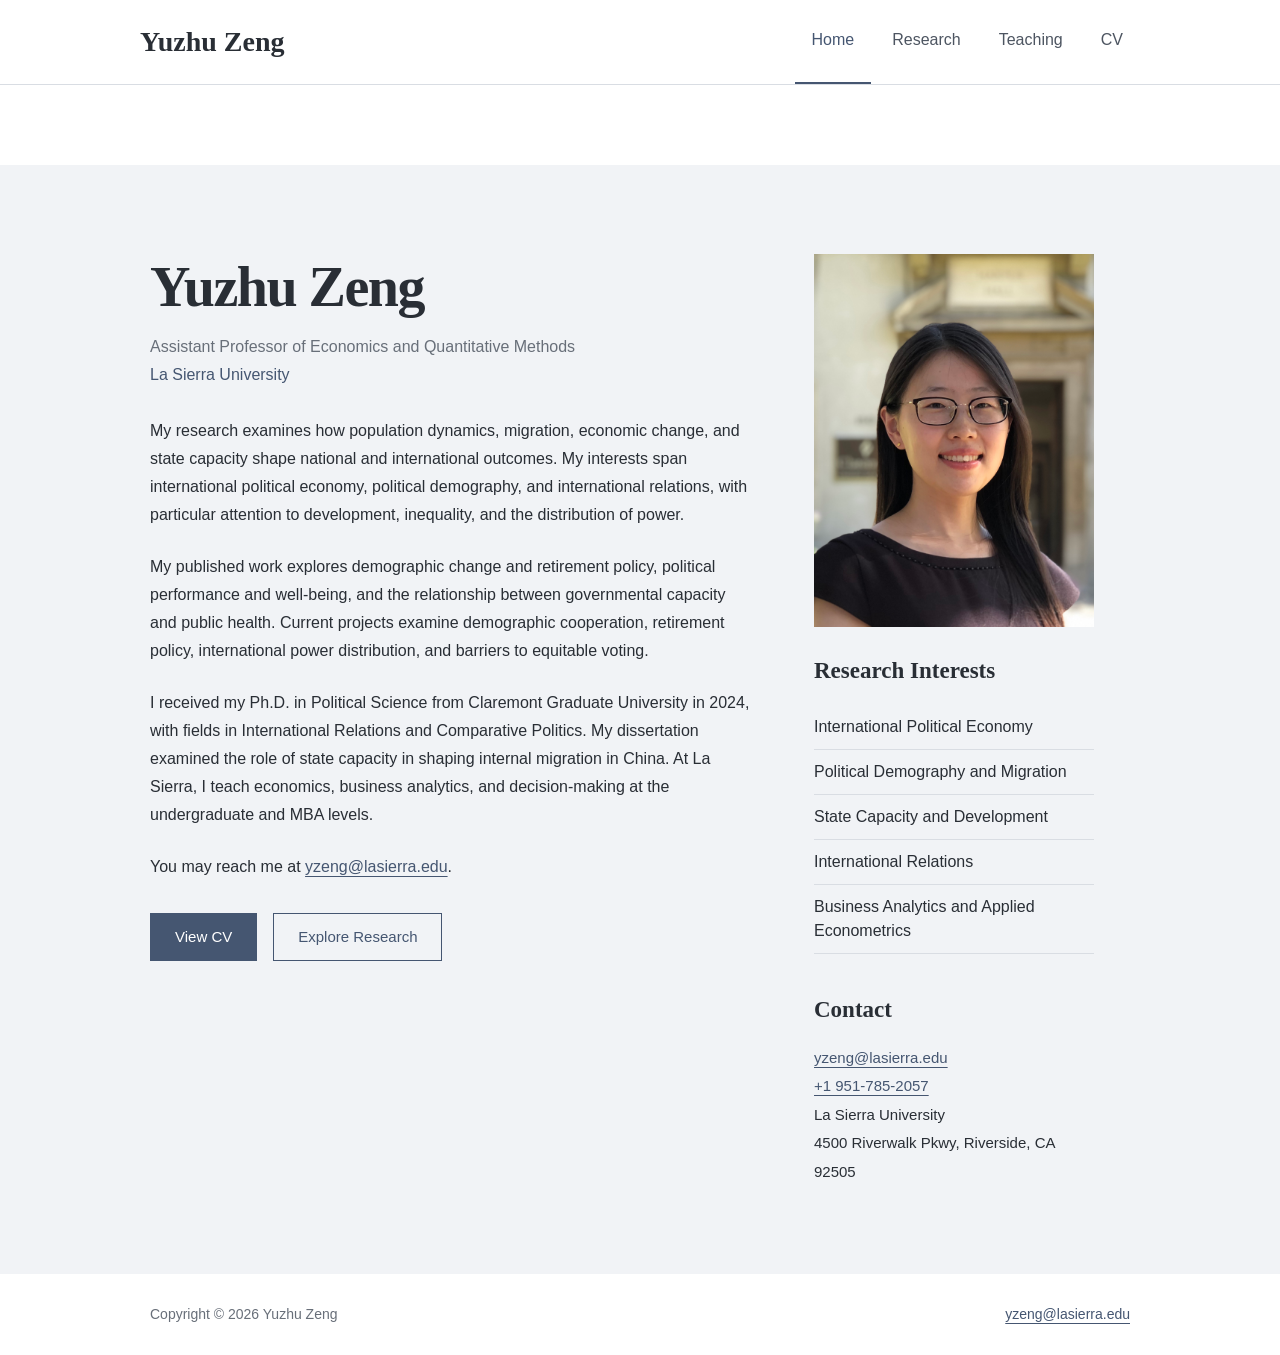
<file: index.html>
<!doctype html>
<html lang="en"><head><meta charset="utf-8"><meta name="viewport" content="width=device-width, initial-scale=1"><title>Yuzhu Zeng</title><meta name="description" content="Yuzhu Zeng is an Assistant Professor of Economics and Quantitative Methods at La Sierra University, researching political economy, demography, and state capacity."><link rel="canonical" href="https://yuzhuzeng.com/"><link rel="icon" type="image/svg+xml" href="data:image/svg+xml,%3Csvg%20xmlns%3D%22http%3A%2F%2Fwww.w3.org%2F2000%2Fsvg%22%20viewBox%3D%220%200%2064%2064%22%3E%3Crect%20width%3D%2264%22%20height%3D%2264%22%20rx%3D%228%22%20fill%3D%22%23455671%22%2F%3E%3Ctext%20x%3D%2232%22%20y%3D%2244%22%20text-anchor%3D%22middle%22%20font-family%3D%22Georgia%22%20font-size%3D%2238%22%20fill%3D%22white%22%3EZ%3C%2Ftext%3E%3C%2Fsvg%3E"><link rel="stylesheet" href="styles.css"></head><body><a class="skip" href="#content">Skip to content</a><header class="header"><div class="header-inner"><a class="brand" href="./">Yuzhu Zeng</a><nav class="nav" aria-label="Main navigation"><a href="./" aria-current="page">Home</a><a href="research/">Research</a><a href="teaching/">Teaching</a><a href="cv/">CV</a></nav></div></header><main id="content"><div class="content"><div class="home-grid"><div id="about"><h1>Yuzhu Zeng</h1><p class="affiliation">Assistant Professor of Economics and Quantitative Methods<br><a href="https://lasierra.edu/">La Sierra University</a></p><p>My research examines how population dynamics, migration, economic change, and state capacity shape national and international outcomes. My interests span international political economy, political demography, and international relations, with particular attention to development, inequality, and the distribution of power.</p><p>My published work explores demographic change and retirement policy, political performance and well-being, and the relationship between governmental capacity and public health. Current projects examine demographic cooperation, retirement policy, international power distribution, and barriers to equitable voting.</p><p>I received my Ph.D. in Political Science from Claremont Graduate University in 2024, with fields in International Relations and Comparative Politics. My dissertation examined the role of state capacity in shaping internal migration in China. At La Sierra, I teach economics, business analytics, and decision-making at the undergraduate and MBA levels.</p><p>You may reach me at <a href="mailto:yzeng@lasierra.edu">yzeng@lasierra.edu</a>.</p><div class="actions"><a class="button primary" href="cv/">View CV</a><a class="button" href="research/">Explore Research</a></div></div><aside class="profile-aside"><img class="portrait" src="assets/yuzhu-zeng.jpg" alt="Yuzhu Zeng" width="300" height="340"><h2>Research Interests</h2><ul class="interest-list"><li>International Political Economy</li><li>Political Demography and Migration</li><li>State Capacity and Development</li><li>International Relations</li><li>Business Analytics and Applied Econometrics</li></ul><h2>Contact</h2><address id="contact"><a href="mailto:yzeng@lasierra.edu">yzeng@lasierra.edu</a><br><a href="tel:+19517852057">+1 951-785-2057</a><br>La Sierra University<br>4500 Riverwalk Pkwy, Riverside, CA 92505</address></aside></div></div></main><footer class="footer"><span>Copyright © 2026 Yuzhu Zeng</span><a href="mailto:yzeng@lasierra.edu">yzeng@lasierra.edu</a></footer></body></html>
</file>
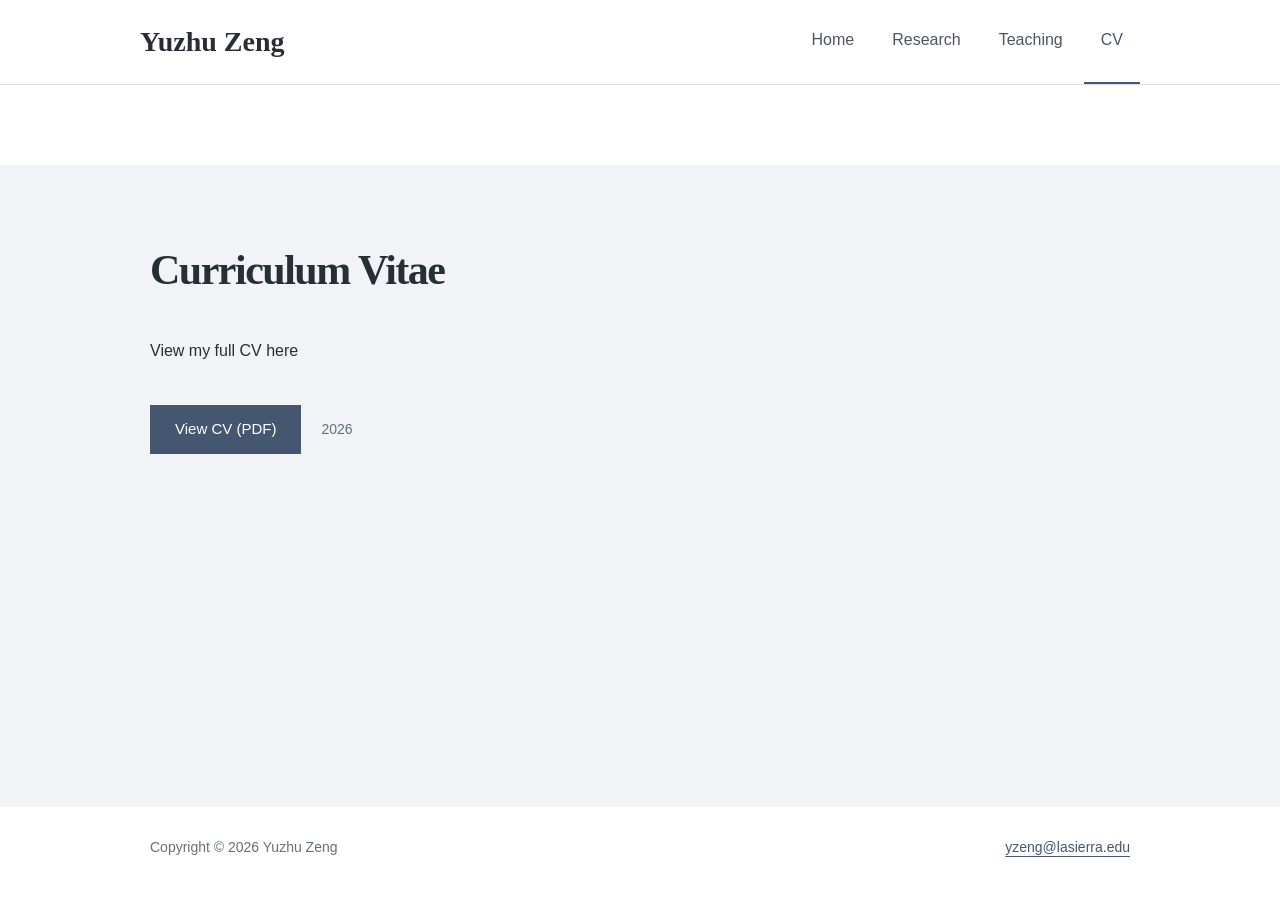
<file: cv/index.html>
<!doctype html>
<html lang="en"><head><meta charset="utf-8"><meta name="viewport" content="width=device-width, initial-scale=1"><title>Yuzhu Zeng | CV</title><meta name="description" content="View Yuzhu Zeng’s 2026 CV in a new tab and download a copy."><link rel="canonical" href="https://yuzhuzeng.com/cv/"><link rel="icon" type="image/svg+xml" href="data:image/svg+xml,%3Csvg%20xmlns%3D%22http%3A%2F%2Fwww.w3.org%2F2000%2Fsvg%22%20viewBox%3D%220%200%2064%2064%22%3E%3Crect%20width%3D%2264%22%20height%3D%2264%22%20rx%3D%228%22%20fill%3D%22%23455671%22%2F%3E%3Ctext%20x%3D%2232%22%20y%3D%2244%22%20text-anchor%3D%22middle%22%20font-family%3D%22Georgia%22%20font-size%3D%2238%22%20fill%3D%22white%22%3EZ%3C%2Ftext%3E%3C%2Fsvg%3E"><link rel="stylesheet" href="../styles.css"></head><body><a class="skip" href="#content">Skip to content</a><header class="header"><div class="header-inner"><a class="brand" href="../">Yuzhu Zeng</a><nav class="nav" aria-label="Main navigation"><a href=".././">Home</a><a href="../research/">Research</a><a href="../teaching/">Teaching</a><a href="../cv/" aria-current="page">CV</a></nav></div></header><main id="content"><div class="content"><h1 class="page-title">Curriculum Vitae</h1><p class="page-intro">View my full CV here</p><p class="cv-download"><a class="button primary" href="../assets/Yuzhu-Zeng-CV-2026.pdf" target="_blank" rel="noopener noreferrer" aria-label="View CV PDF (opens in a new tab)">View CV (PDF)</a><span class="download-meta">2026</span></p></div></main><footer class="footer"><span>Copyright © 2026 Yuzhu Zeng</span><a href="mailto:yzeng@lasierra.edu">yzeng@lasierra.edu</a></footer></body></html>
</file>
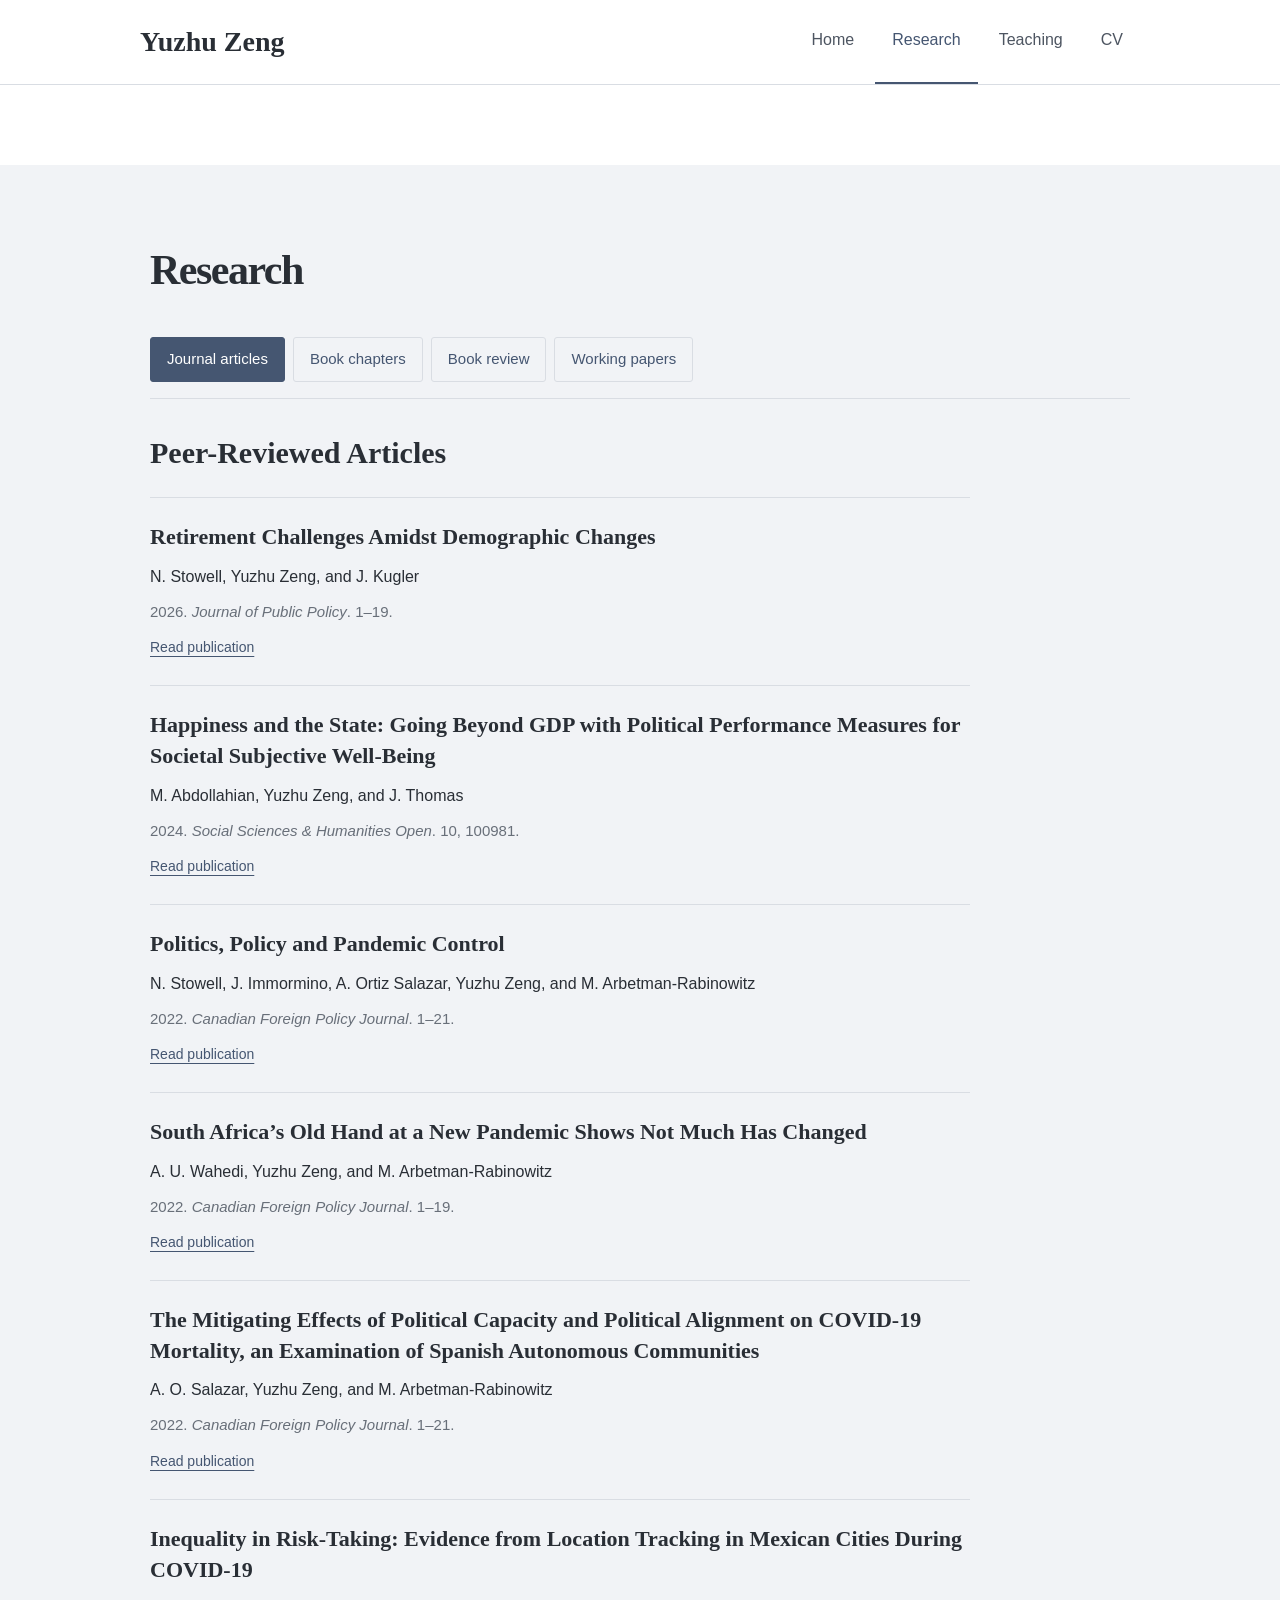
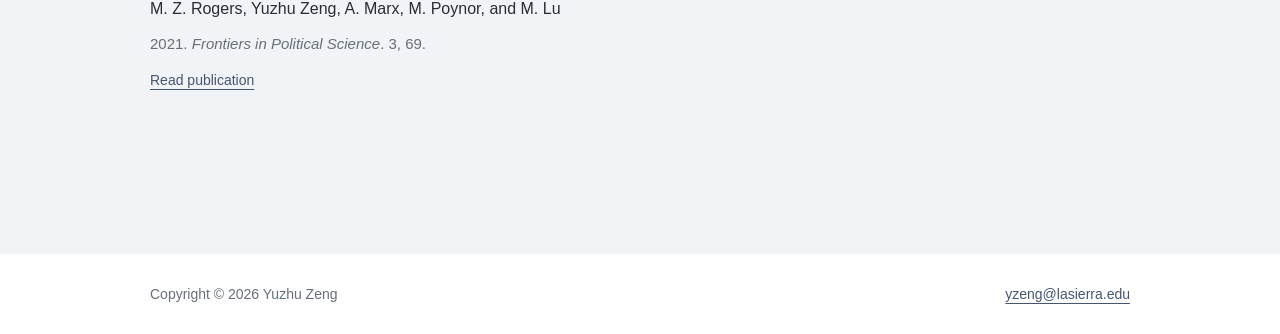
<file: research/index.html>
<!doctype html>
<html lang="en"><head><meta charset="utf-8"><meta name="viewport" content="width=device-width, initial-scale=1"><title>Yuzhu Zeng | Research</title><meta name="description" content="Journal articles, book chapters, and working papers by Yuzhu Zeng on political economy, demography, migration, and international relations."><link rel="canonical" href="https://yuzhuzeng.com/research/"><link rel="icon" type="image/svg+xml" href="data:image/svg+xml,%3Csvg%20xmlns%3D%22http%3A%2F%2Fwww.w3.org%2F2000%2Fsvg%22%20viewBox%3D%220%200%2064%2064%22%3E%3Crect%20width%3D%2264%22%20height%3D%2264%22%20rx%3D%228%22%20fill%3D%22%23455671%22%2F%3E%3Ctext%20x%3D%2232%22%20y%3D%2244%22%20text-anchor%3D%22middle%22%20font-family%3D%22Georgia%22%20font-size%3D%2238%22%20fill%3D%22white%22%3EZ%3C%2Ftext%3E%3C%2Fsvg%3E"><link rel="stylesheet" href="../styles.css?v=20260916-tabs"></head><body><a class="skip" href="#content">Skip to content</a><header class="header"><div class="header-inner"><a class="brand" href="../">Yuzhu Zeng</a><nav class="nav" aria-label="Main navigation"><a href=".././">Home</a><a href="../research/" aria-current="page">Research</a><a href="../teaching/">Teaching</a><a href="../cv/">CV</a></nav></div></header><main id="content"><div class="content"><h1 class="page-title">Research</h1><nav class="section-nav" aria-label="Research sections"><a href="#articles">Journal articles</a><a href="#chapters">Book chapters</a><a href="#reviews">Book review</a><a href="#working-papers">Working papers</a></nav><section class="section" id="articles"><h2>Peer-Reviewed Articles</h2><article class="entry publication"><h3>Retirement Challenges Amidst Demographic Changes</h3><p>N. Stowell, Yuzhu Zeng, and J. Kugler</p><p class="publication-meta">2026. <em>Journal of Public Policy</em>. 1–19.</p><a class="paper-link" href="https://doi.org/10.1017/S0143814X25100986" target="_blank" rel="noopener noreferrer" aria-label="Read Retirement Challenges Amidst Demographic Changes (opens in a new tab)">Read publication</a></article><article class="entry publication"><h3>Happiness and the State: Going Beyond GDP with Political Performance Measures for Societal Subjective Well-Being</h3><p>M. Abdollahian, Yuzhu Zeng, and J. Thomas</p><p class="publication-meta">2024. <em>Social Sciences &amp; Humanities Open</em>. 10, 100981.</p><a class="paper-link" href="https://doi.org/10.1016/j.ssaho.2024.100981" target="_blank" rel="noopener noreferrer" aria-label="Read Happiness and the State: Going Beyond GDP with Political Performance Measures for Societal Subjective Well-Being (opens in a new tab)">Read publication</a></article><article class="entry publication"><h3>Politics, Policy and Pandemic Control</h3><p>N. Stowell, J. Immormino, A. Ortiz Salazar, Yuzhu Zeng, and M. Arbetman-Rabinowitz</p><p class="publication-meta">2022. <em>Canadian Foreign Policy Journal</em>. 1–21.</p><a class="paper-link" href="https://doi.org/10.1080/11926422.2021.2007966" target="_blank" rel="noopener noreferrer" aria-label="Read Politics, Policy and Pandemic Control (opens in a new tab)">Read publication</a></article><article class="entry publication"><h3>South Africa’s Old Hand at a New Pandemic Shows Not Much Has Changed</h3><p>A. U. Wahedi, Yuzhu Zeng, and M. Arbetman-Rabinowitz</p><p class="publication-meta">2022. <em>Canadian Foreign Policy Journal</em>. 1–19.</p><a class="paper-link" href="https://doi.org/10.1080/11926422.2022.2042342" target="_blank" rel="noopener noreferrer" aria-label="Read South Africa’s Old Hand at a New Pandemic Shows Not Much Has Changed (opens in a new tab)">Read publication</a></article><article class="entry publication"><h3>The Mitigating Effects of Political Capacity and Political Alignment on COVID-19 Mortality, an Examination of Spanish Autonomous Communities</h3><p>A. O. Salazar, Yuzhu Zeng, and M. Arbetman-Rabinowitz</p><p class="publication-meta">2022. <em>Canadian Foreign Policy Journal</em>. 1–21.</p><a class="paper-link" href="https://doi.org/10.1080/11926422.2022.2043403" target="_blank" rel="noopener noreferrer" aria-label="Read The Mitigating Effects of Political Capacity and Political Alignment on COVID-19 Mortality, an Examination of Spanish Autonomous Communities (opens in a new tab)">Read publication</a></article><article class="entry publication"><h3>Inequality in Risk-Taking: Evidence from Location Tracking in Mexican Cities During COVID-19</h3><p>M. Z. Rogers, Yuzhu Zeng, A. Marx, M. Poynor, and M. Lu</p><p class="publication-meta">2021. <em>Frontiers in Political Science</em>. 3, 69.</p><a class="paper-link" href="https://doi.org/10.3389/fpos.2021.631826" target="_blank" rel="noopener noreferrer" aria-label="Read Inequality in Risk-Taking: Evidence from Location Tracking in Mexican Cities During COVID-19 (opens in a new tab)">Read publication</a></article></section><section class="section" id="chapters"><h2>Book Chapters</h2><article class="entry publication"><h3>Russia: From Superpower to Second-tier State</h3><p>J. Kugler, R. L. Tammen, and Yuzhu Zeng</p><p class="publication-meta">2024. <em>The Sources of Great Power Competition</em>. Chapter 6 · Routledge.</p><a class="paper-link" href="https://doi.org/10.4324/9781003396420-9" target="_blank" rel="noopener noreferrer" aria-label="Read Russia: From Superpower to Second-tier State (opens in a new tab)">Read publication</a></article><article class="entry publication"><h3>A China Century: A Stable or Unstable World?</h3><p>Yuzhu Zeng, J. Kugler, and R. L. Tammen</p><p class="publication-meta">2023. <em>China and World Politics in Transition: How China Transforms the World Political Order</em>. 31–53 · Springer Nature Switzerland.</p><a class="paper-link" href="https://doi.org/10.1007/978-3-031-27358-2_3" target="_blank" rel="noopener noreferrer" aria-label="Read A China Century: A Stable or Unstable World? (opens in a new tab)">Read publication</a></article></section><section class="section" id="reviews"><h2>Book Review</h2><article class="entry publication"><h3>Book Review: Agents and Structures in Cross-Border Governance: North American and European Perspectives</h3><p>Yuzhu Zeng</p><p class="publication-meta">2024. <em>Journal of Policy Analysis and Management</em>. Review of the volume edited by Bruno Dupeyron, Andrea Noferini, and Tony Payan.</p><a class="paper-link" href="https://doi.org/10.1002/pam.22624" target="_blank" rel="noopener noreferrer" aria-label="Read Book Review: Agents and Structures in Cross-Border Governance: North American and European Perspectives (opens in a new tab)">Read publication</a></article></section><section class="section" id="working-papers"><h2>Working Papers</h2><article class="entry"><h3>Asian Demographic Cooperation: A Path to Global Stability</h3><p>With Jacek Kugler and John Thomas.</p></article><article class="entry"><h3>The Political Economy of Retirement Policy: Proposal to Stabilize the US Retirement System</h3><p>With Nicholas Stowell and John Thomas.</p></article><article class="entry"><h3>Evaluation of Power Distribution Theories: An Application of the Visual International Relations Project</h3><p>With Sercan Canbolat and Patrick James.</p></article><article class="entry"><h3>County Seat Location as a Barrier to Equitable Voting</h3><p>With Melissa Rogers.</p></article></section><script>
(() => {
 const navigation = document.querySelector('.section-nav');
 const tabs = Array.from(navigation.querySelectorAll('a'));
 const panels = tabs.map(tab => document.getElementById(tab.hash.slice(1)));
 navigation.setAttribute('role', 'tablist');
 tabs.forEach((tab, index) => {
   tab.setAttribute('role', 'tab');
   tab.id = 'tab-' + panels[index].id;
   tab.setAttribute('aria-controls', panels[index].id);
   panels[index].setAttribute('role', 'tabpanel');
   panels[index].setAttribute('aria-labelledby', tab.id);
   panels[index].tabIndex = 0;
 });
 function select(index, focus = false) {
   tabs.forEach((tab, i) => {
     tab.setAttribute('aria-selected', String(i === index));
     tab.tabIndex = i === index ? 0 : -1;
     panels[i].hidden = i !== index;
   });
   if (focus) tabs[index].focus();
 }
 function fromLocation() {
   const index = tabs.findIndex(tab => tab.hash === location.hash);
   select(index < 0 ? 0 : index);
 }
 function activate(index) {
   select(index, true);
   history.pushState(null, '', tabs[index].hash);
 }
 tabs.forEach((tab, index) => {
   tab.addEventListener('click', event => { event.preventDefault(); activate(index); });
   tab.addEventListener('keydown', event => {
     let next;
     if (event.key === 'ArrowRight') next = (index + 1) % tabs.length;
     if (event.key === 'ArrowLeft') next = (index + tabs.length - 1) % tabs.length;
     if (event.key === 'Home') next = 0;
     if (event.key === 'End') next = tabs.length - 1;
     if (event.key === ' ') next = index;
     if (next !== undefined) { event.preventDefault(); activate(next); }
   });
 });
 addEventListener('popstate', fromLocation);
 addEventListener('hashchange', fromLocation);
 fromLocation();
})();
</script></div></main><footer class="footer"><span>Copyright © 2026 Yuzhu Zeng</span><a href="mailto:yzeng@lasierra.edu">yzeng@lasierra.edu</a></footer></body></html>
</file>
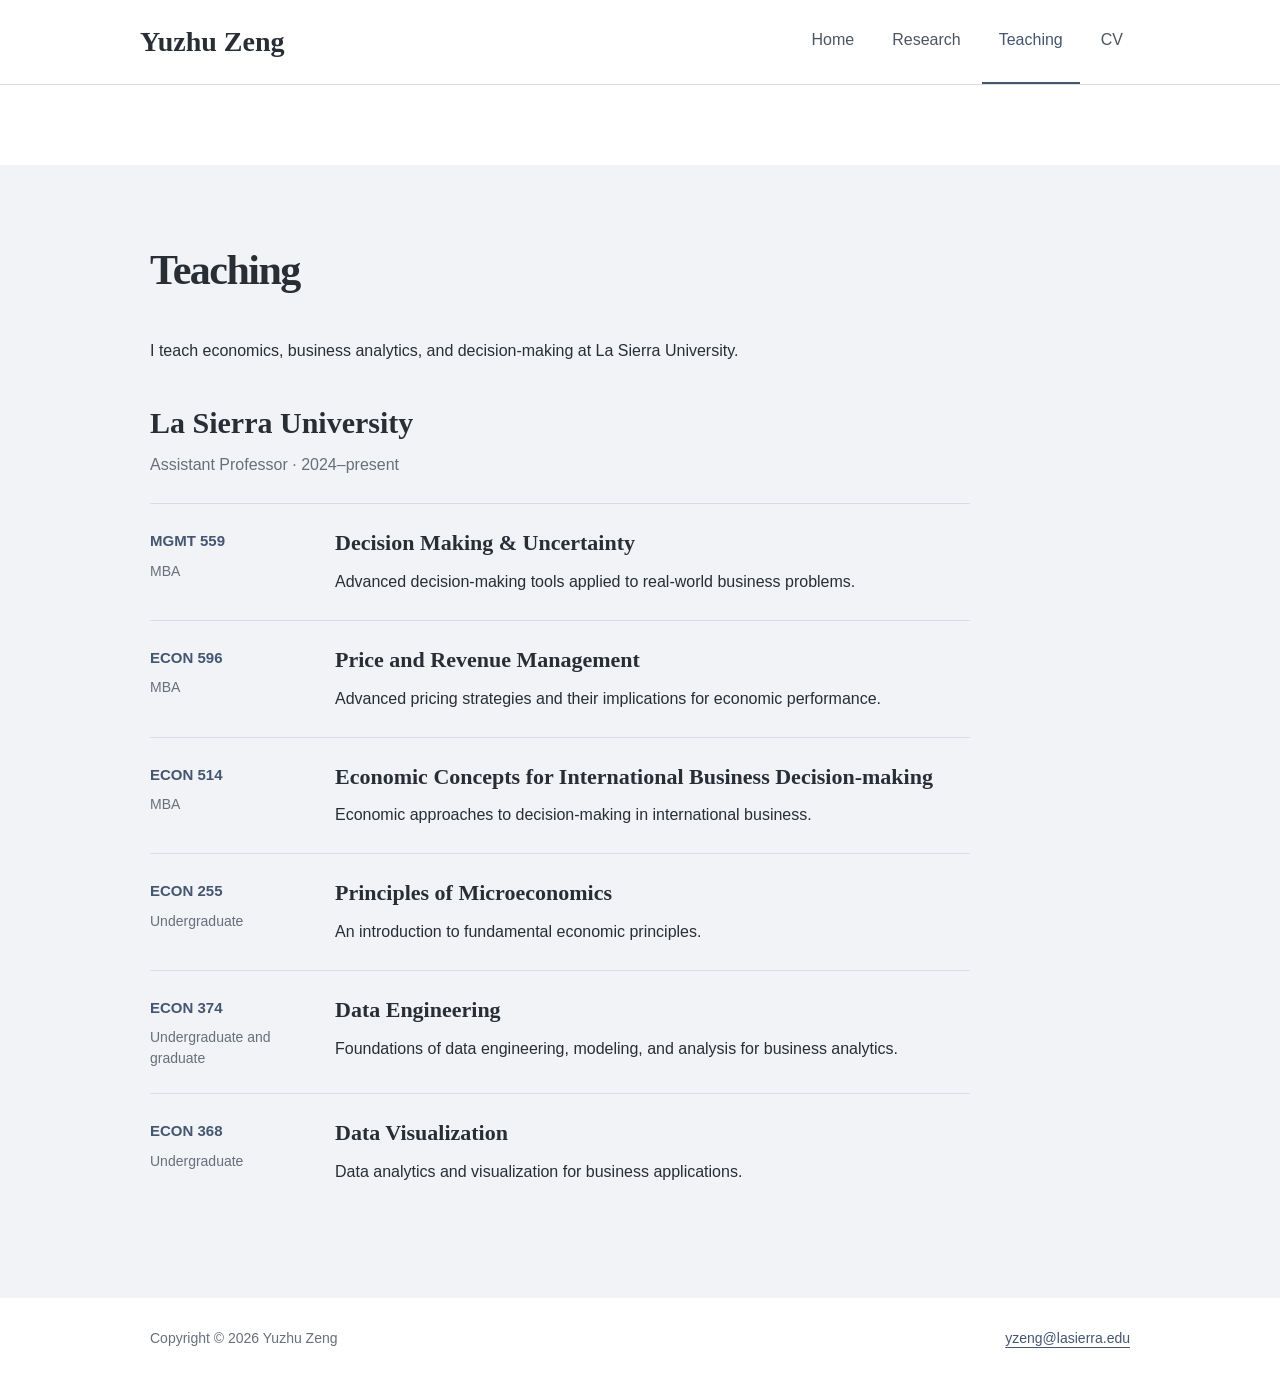
<file: teaching/index.html>
<!doctype html>
<html lang="en"><head><meta charset="utf-8"><meta name="viewport" content="width=device-width, initial-scale=1"><title>Yuzhu Zeng | Teaching</title><meta name="description" content="Courses taught by Yuzhu Zeng in economics, business analytics, and decision-making at La Sierra University."><link rel="canonical" href="https://yuzhuzeng.com/teaching/"><link rel="icon" type="image/svg+xml" href="data:image/svg+xml,%3Csvg%20xmlns%3D%22http%3A%2F%2Fwww.w3.org%2F2000%2Fsvg%22%20viewBox%3D%220%200%2064%2064%22%3E%3Crect%20width%3D%2264%22%20height%3D%2264%22%20rx%3D%228%22%20fill%3D%22%23455671%22%2F%3E%3Ctext%20x%3D%2232%22%20y%3D%2244%22%20text-anchor%3D%22middle%22%20font-family%3D%22Georgia%22%20font-size%3D%2238%22%20fill%3D%22white%22%3EZ%3C%2Ftext%3E%3C%2Fsvg%3E"><link rel="stylesheet" href="../styles.css"></head><body><a class="skip" href="#content">Skip to content</a><header class="header"><div class="header-inner"><a class="brand" href="../">Yuzhu Zeng</a><nav class="nav" aria-label="Main navigation"><a href=".././">Home</a><a href="../research/">Research</a><a href="../teaching/" aria-current="page">Teaching</a><a href="../cv/">CV</a></nav></div></header><main id="content"><div class="content"><h1 class="page-title">Teaching</h1><p class="page-intro">I teach economics, business analytics, and decision-making at La Sierra University.</p><section class="section teaching-section"><h2>La Sierra University</h2><p class="section-meta">Assistant Professor · 2024–present</p><article class="entry course"><div><p class="course-code">MGMT 559</p><span class="course-level">MBA</span></div><div><h3>Decision Making &amp; Uncertainty</h3><p>Advanced decision-making tools applied to real-world business problems.</p></div></article><article class="entry course"><div><p class="course-code">ECON 596</p><span class="course-level">MBA</span></div><div><h3>Price and Revenue Management</h3><p>Advanced pricing strategies and their implications for economic performance.</p></div></article><article class="entry course"><div><p class="course-code">ECON 514</p><span class="course-level">MBA</span></div><div><h3>Economic Concepts for International Business Decision-making</h3><p>Economic approaches to decision-making in international business.</p></div></article><article class="entry course"><div><p class="course-code">ECON 255</p><span class="course-level">Undergraduate</span></div><div><h3>Principles of Microeconomics</h3><p>An introduction to fundamental economic principles.</p></div></article><article class="entry course"><div><p class="course-code">ECON 374</p><span class="course-level">Undergraduate and graduate</span></div><div><h3>Data Engineering</h3><p>Foundations of data engineering, modeling, and analysis for business analytics.</p></div></article><article class="entry course"><div><p class="course-code">ECON 368</p><span class="course-level">Undergraduate</span></div><div><h3>Data Visualization</h3><p>Data analytics and visualization for business applications.</p></div></article></section></div></main><footer class="footer"><span>Copyright © 2026 Yuzhu Zeng</span><a href="mailto:yzeng@lasierra.edu">yzeng@lasierra.edu</a></footer></body></html>
</file>
<file: styles.css>
:root{color-scheme:light;--ink:#292e35;--muted:#686f79;--accent:#455671;--surface:#f1f3f6;--line:#d9dde3}*{box-sizing:border-box}html{scroll-behavior:smooth}body{margin:0;color:var(--ink);font-family:Arial,Helvetica,sans-serif;font-size:16px;line-height:1.75}a{color:var(--accent);text-underline-offset:4px}a:hover{color:#1b2a43}a:focus-visible,summary:focus-visible{outline:3px solid #687fa3;outline-offset:5px}.skip{position:absolute;left:16px;top:-100px;background:white;padding:10px;z-index:2}.skip:focus{top:10px}.header{border-bottom:1px solid var(--line)}.header-inner{max-width:1000px;margin:auto;display:flex;align-items:center;justify-content:space-between;gap:24px;min-height:84px}.brand{font:bold 28px Georgia,serif;color:var(--ink);text-decoration:none}.nav{display:flex;align-self:stretch;gap:4px}.nav a{padding:26px 17px 22px;text-decoration:none;border-bottom:2px solid transparent;color:#4d5561}.nav a[aria-current=page]{border-color:var(--accent);color:var(--accent)}main{margin-top:80px;background:var(--surface);min-height:calc(100vh - 258px)}.content{max-width:1000px;margin:auto;padding:80px 10px 88px}.home-grid{display:grid;grid-template-columns:minmax(0,600px) 300px;gap:64px;align-items:start}h1,h2,h3{font-family:Georgia,'Times New Roman',serif;line-height:1.2;color:var(--ink)}h1{font-size:56px;margin:9px 0 12px;font-weight:700;letter-spacing:-1.5px}h2{font-size:30px;margin:0 0 26px}h3{font-size:21px;margin:0 0 10px}p{margin:0 0 24px}.affiliation{color:var(--muted);margin-bottom:28px}.placeholder{color:var(--muted)}.portrait{height:340px;display:flex;align-items:center;justify-content:center;background:#e4e8ee;border:1px solid #d2d8e1;color:#657080;font-family:Georgia,serif;font-size:22px}.actions{display:flex;gap:16px;flex-wrap:wrap;margin-top:32px}.button{display:inline-block;padding:10px 24px;text-decoration:none;border:1px solid var(--accent);font-size:15px}.button.primary{background:var(--accent);color:white}.button:hover{background:#dfe5ee}.button.primary:hover{background:#33435c}.page-title{font-size:42px;margin:0 0 42px}.section{margin-bottom:48px;max-width:820px}.section:last-child{margin-bottom:0}.entry{padding:24px 0;border-top:1px solid var(--line)}.entry p{margin:8px 0}.entry summary{cursor:pointer;font-weight:600;color:var(--accent)}.entry details p{padding:12px 0 0;font-weight:normal;color:var(--muted)}.footer{max-width:1000px;margin:0 auto;padding:28px 10px;font-size:14px;color:var(--muted)}@media(max-width:1100px){.header-inner{margin:0 32px}.content,.footer{margin:0 32px}.home-grid{grid-template-columns:minmax(0,1fr) 28%;gap:40px}.portrait{height:auto;aspect-ratio:15/17}}@media(max-width:650px){.header-inner{margin:0 22px;display:block;padding-top:20px}.brand{font-size:25px}.nav{margin-top:10px}.nav a{padding:12px 13px}.nav a:first-child{padding-left:0}main{margin-top:30px}.content{margin:0;padding:40px 24px 52px}.home-grid{grid-template-columns:1fr;gap:32px}h1{font-size:43px}.page-title{font-size:36px}.portrait{max-width:300px;width:100%;grid-row:2}.footer{margin:0;padding:24px}.actions{gap:12px}h2{font-size:27px}}@media(prefers-reduced-motion:reduce){html{scroll-behavior:auto}}
.profile-aside{border-top:3px solid var(--accent);padding-top:26px;margin-top:13px}.profile-aside h2{font-size:23px;margin:0 0 20px}.profile-aside address{font-style:normal;font-size:15px;line-height:1.9;overflow-wrap:anywhere}.interest-list{list-style:none;padding:0;margin:0 0 42px}.interest-list li{padding:10px 0;border-bottom:1px solid var(--line);line-height:1.5}.profile-aside .portrait{width:100%;object-fit:cover;margin-bottom:30px}.section-nav{display:flex;flex-wrap:wrap;gap:12px 24px;border-bottom:1px solid var(--line);padding-bottom:24px;margin-bottom:48px}.section{scroll-margin-top:28px}.publication h3{line-height:1.4;font-size:22px}.publication-meta,.section-meta,.download-meta,.course-level{color:var(--muted)}.publication-meta{font-size:15px}.paper-link{font-size:14px}.page-intro{max-width:760px;margin-bottom:40px}.teaching-section h2{margin-bottom:10px}.section-meta{margin-bottom:24px}.course{display:grid;grid-template-columns:155px 1fr;gap:30px}.course .course-code{margin:0;font-weight:bold;font-size:15px;color:var(--accent)}.course-level{font-size:14px;display:block;line-height:1.5;margin-top:6px}.course h3{font-size:22px;line-height:1.35}.course p{margin:8px 0 0}.cv-entry{display:grid;grid-template-columns:145px 1fr;gap:28px}.cv-year{color:var(--accent);font-size:15px}.cv-entry h3{font-size:22px;line-height:1.4}.cv-download{display:flex;gap:20px;align-items:center;flex-wrap:wrap;margin-bottom:56px}.download-meta{font-size:14px}.footer{display:flex;justify-content:space-between;gap:16px;flex-wrap:wrap}.affiliation a{text-decoration:none}.home-grid{grid-template-columns:minmax(0,600px) minmax(0,280px)}@media(max-width:1100px){.home-grid{grid-template-columns:minmax(0,1fr) minmax(0,260px);gap:40px}}@media(max-width:760px){.home-grid{grid-template-columns:1fr}.profile-aside{max-width:100%;margin-top:8px}.profile-aside .portrait{max-width:300px}.course,.cv-entry{grid-template-columns:1fr;gap:10px}.section-nav{gap:10px 20px}.course-level{display:inline;margin-left:12px}.course .course-code{display:inline}.cv-entry h3,.course h3,.publication h3{font-size:21px}.page-title{margin-bottom:28px}}
.profile-aside:has(.portrait){border-top:0;padding-top:0;margin-top:9px}.profile-aside .portrait{height:auto;aspect-ratio:3/4;object-fit:cover;border:0;}

[hidden]{display:none!important}.section-nav[role=tablist]{gap:8px;padding-bottom:16px;margin-bottom:36px}.section-nav [role=tab]{padding:10px 16px;text-decoration:none;border:1px solid var(--line);border-radius:3px;font-size:15px;line-height:1.5}.section-nav [role=tab]:hover{background:#e1e6ed}.section-nav [aria-selected=true]{background:var(--accent);border-color:var(--accent);color:white}.section-nav [aria-selected=true]:hover{background:#33435c}[role=tabpanel]:focus-visible{outline:3px solid #687fa3;outline-offset:6px}@media(max-width:650px){.section-nav[role=tablist]{display:grid;grid-template-columns:1fr 1fr}.section-nav [role=tab]{text-align:center;padding:10px 8px}}
</file>
